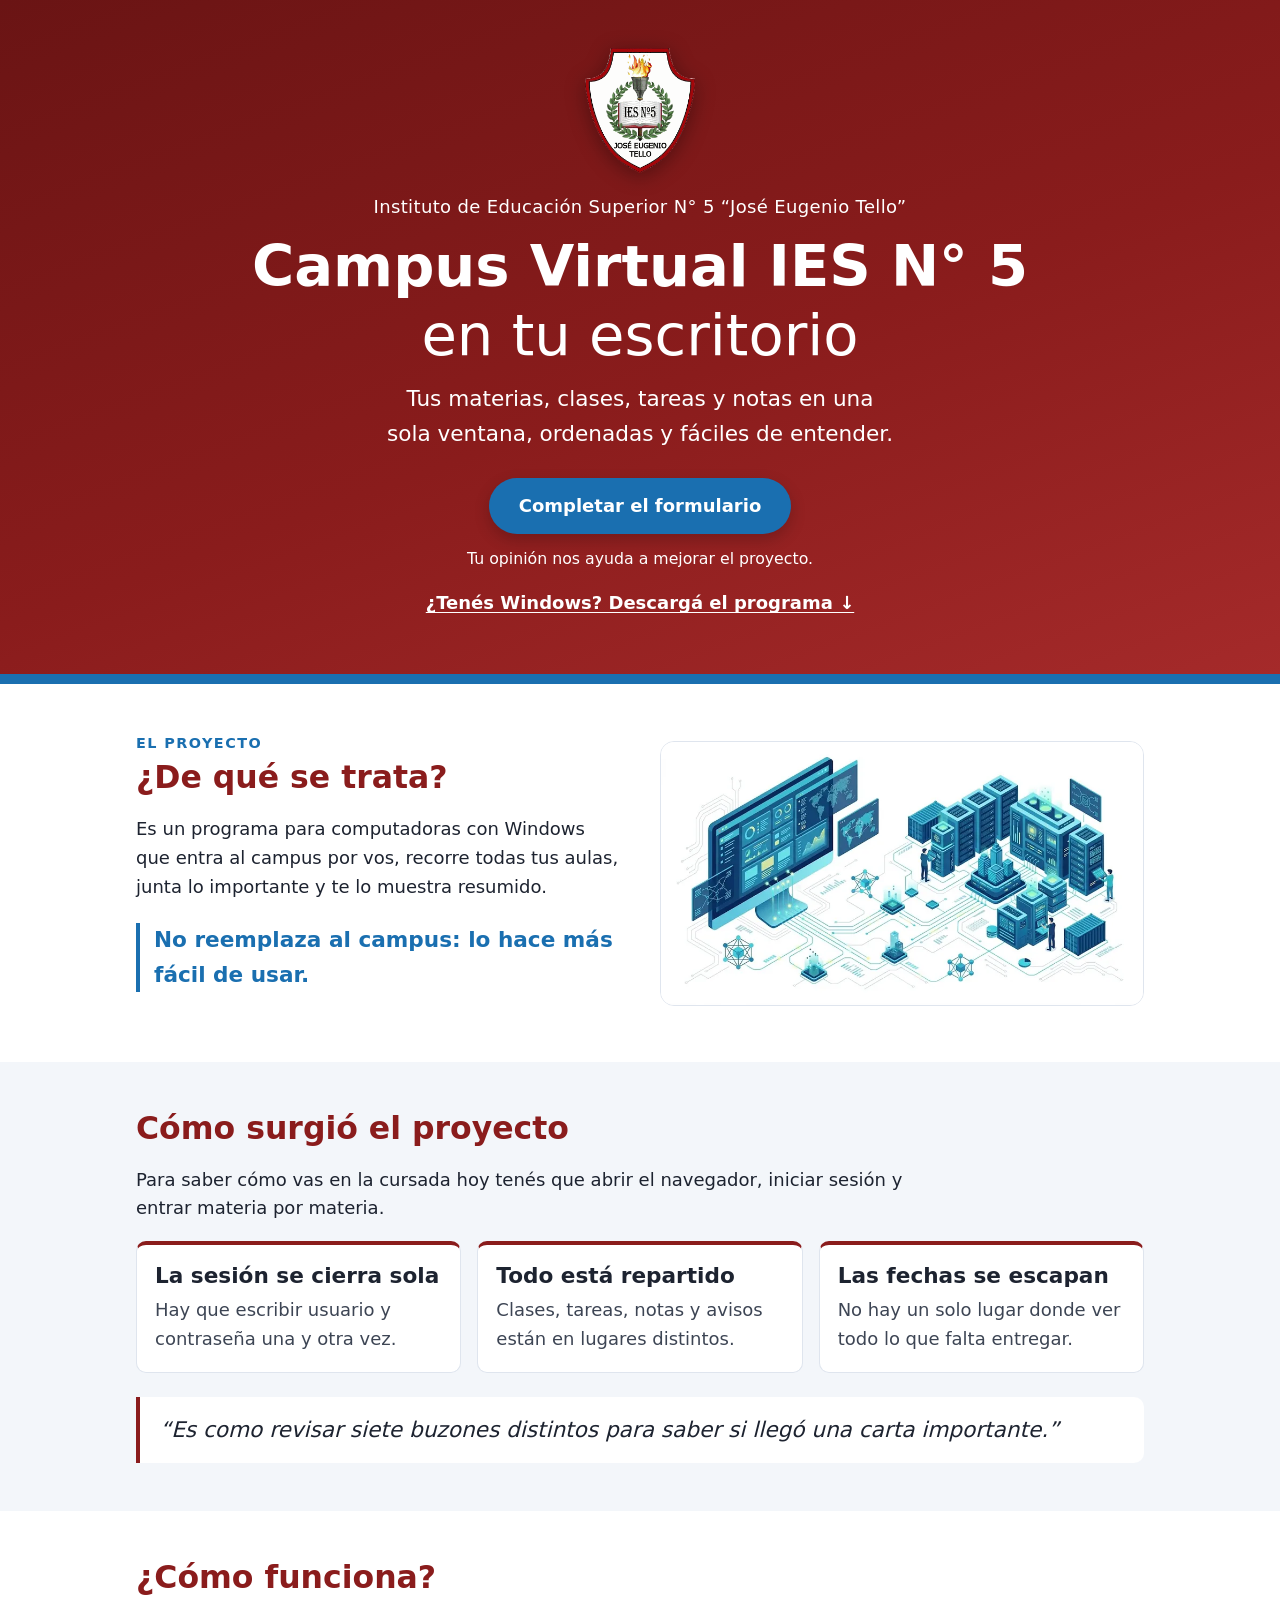
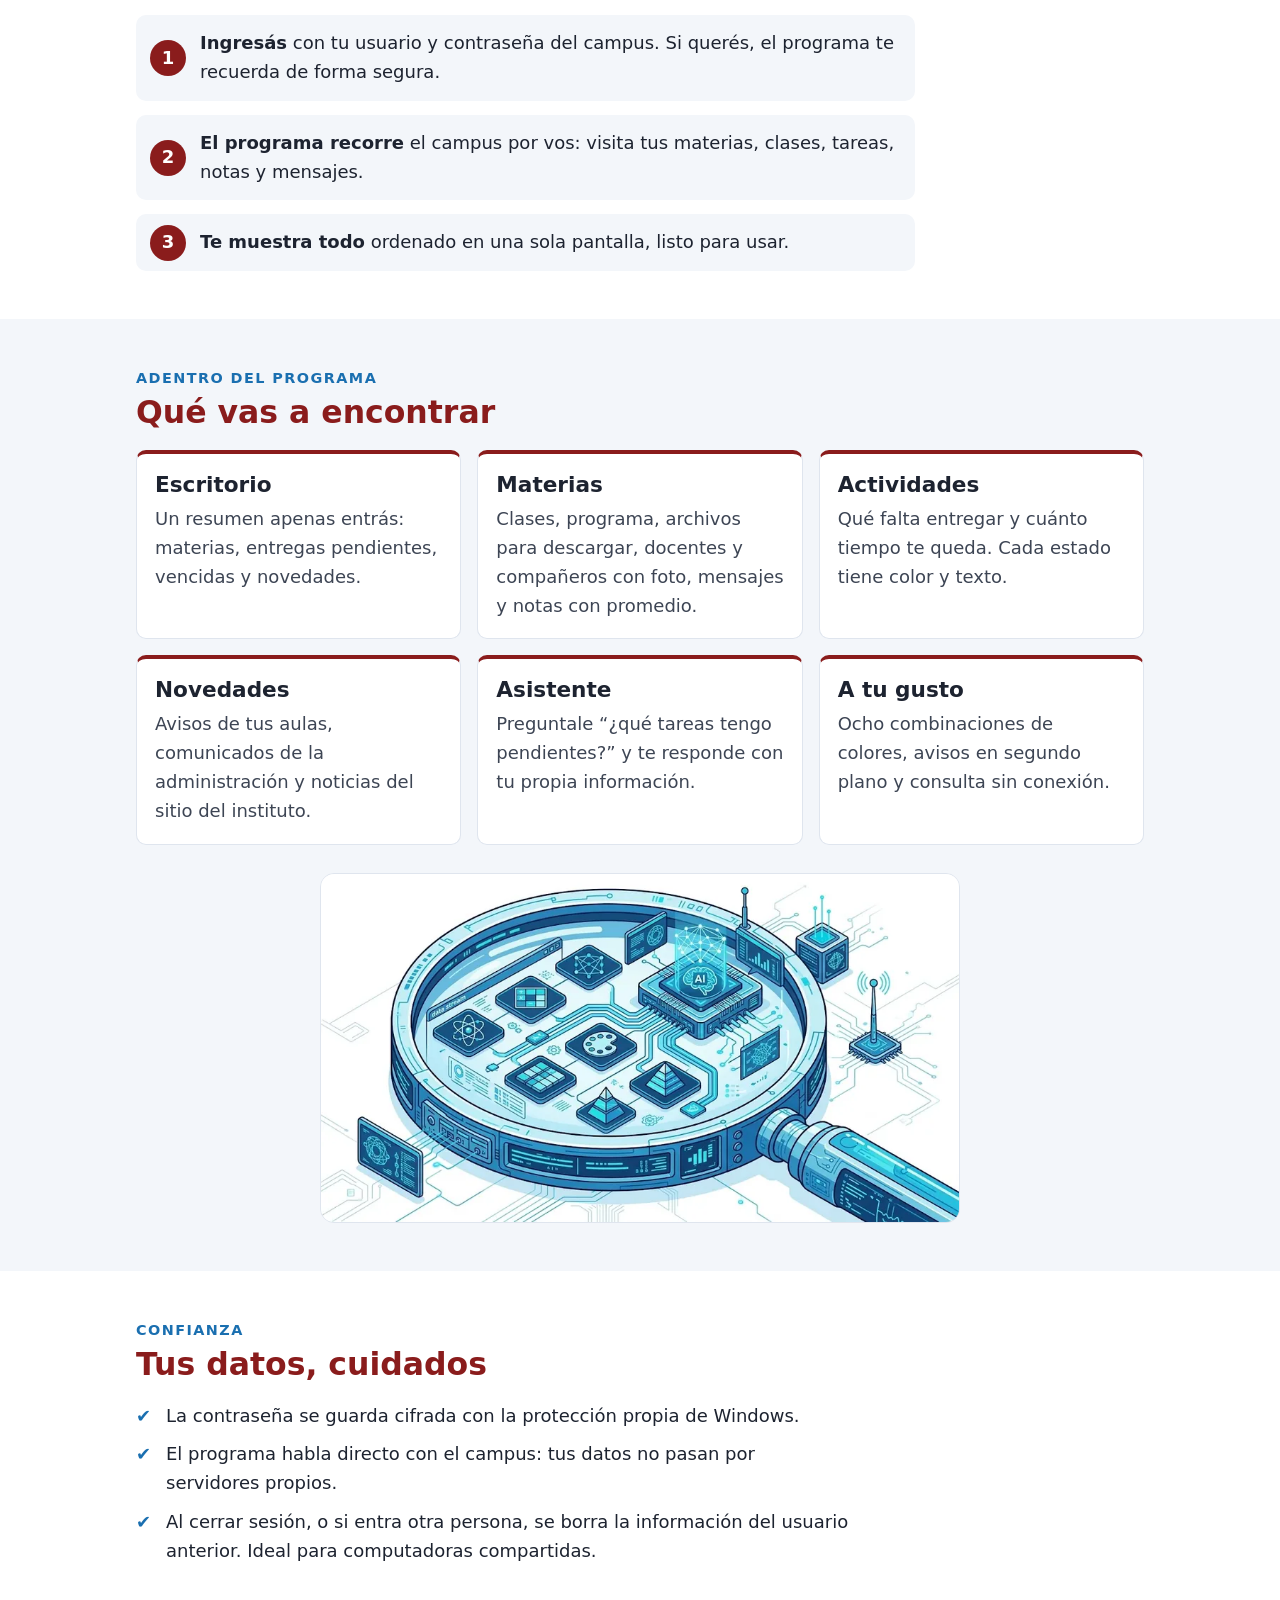
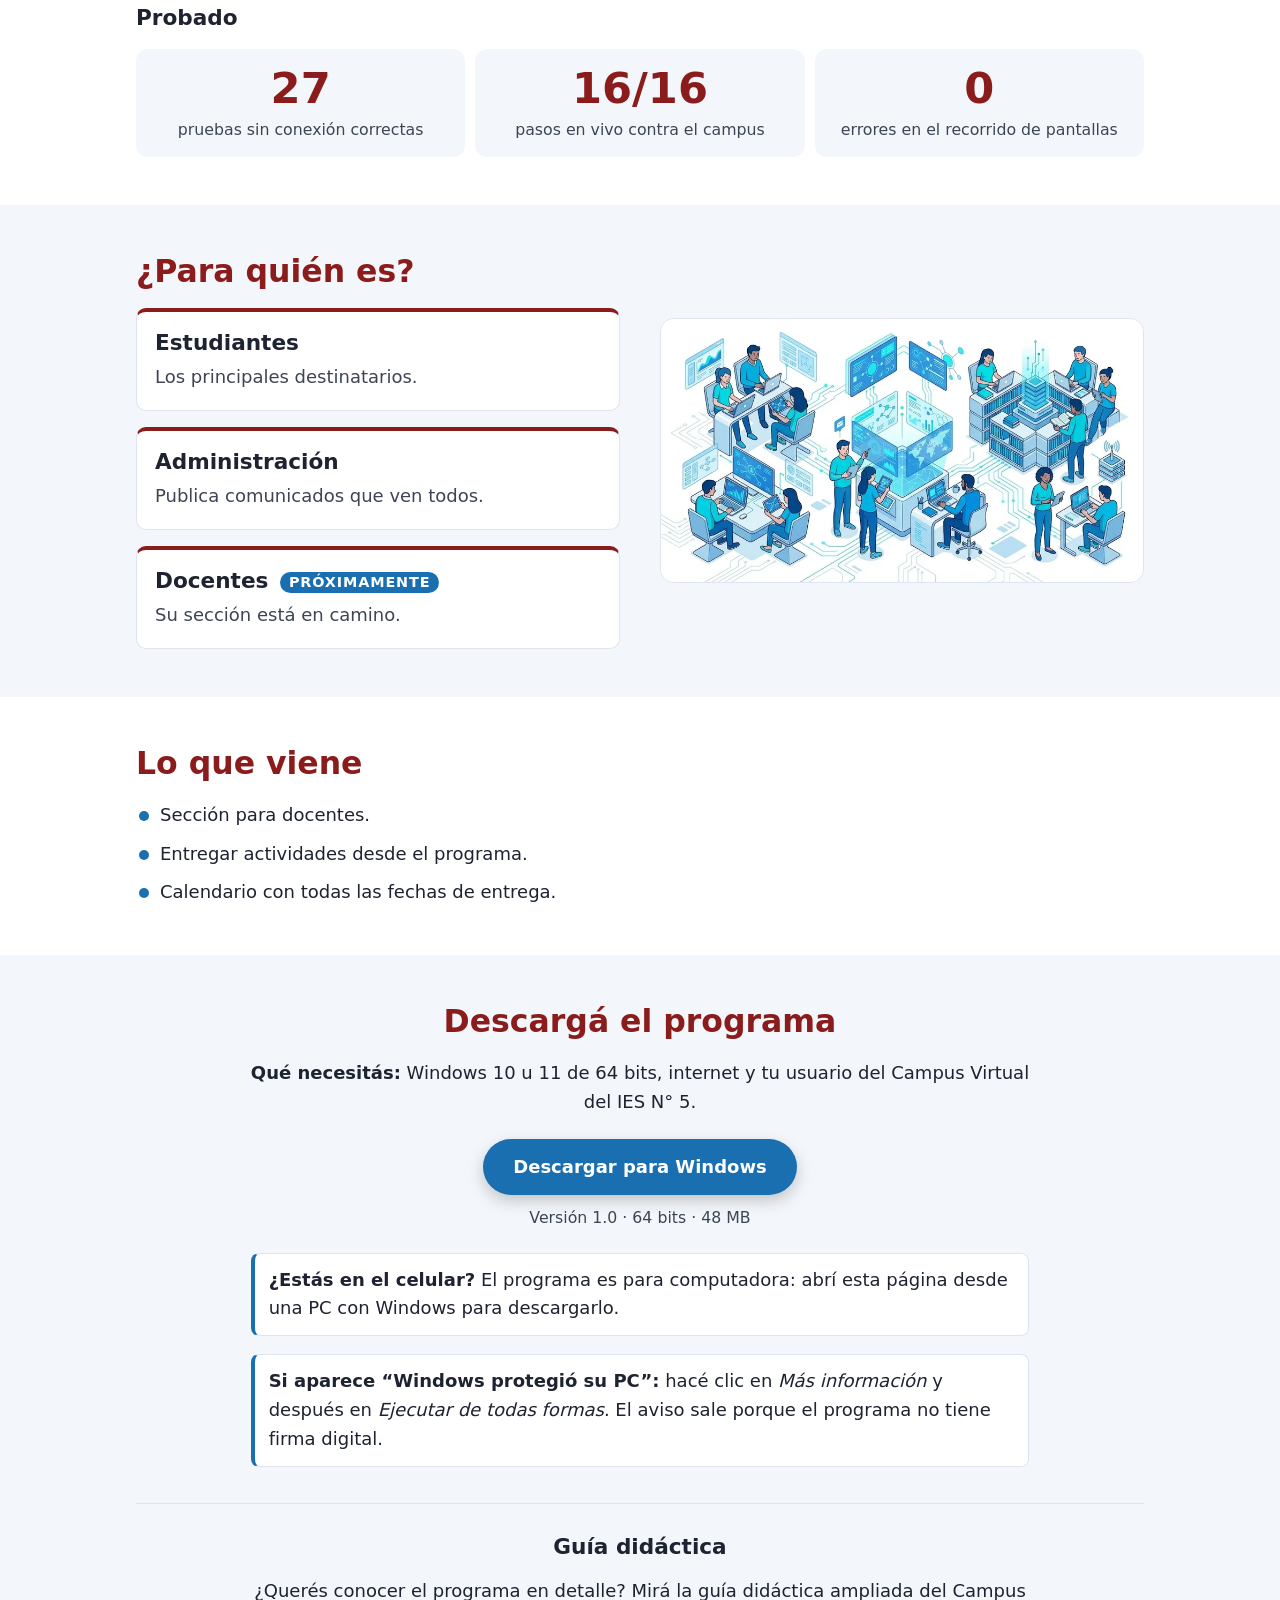
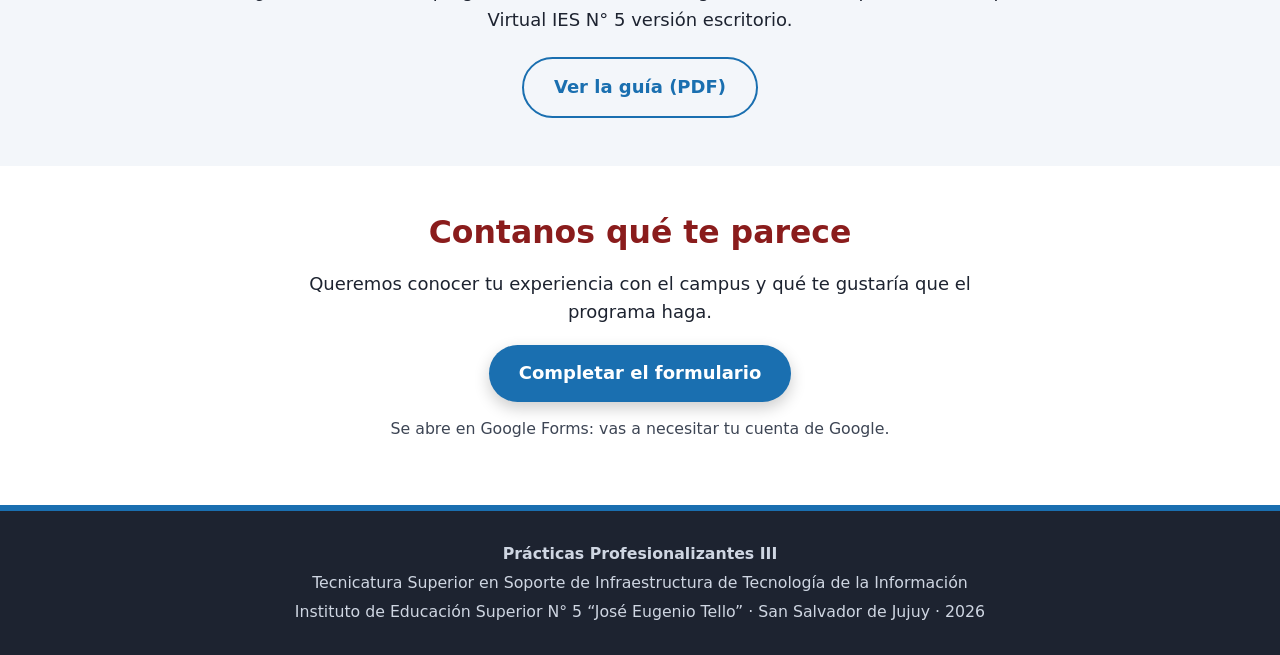
<file: index.html>
<!doctype html>
<html lang="es">
<head>
<meta charset="utf-8">
<meta name="viewport" content="width=device-width, initial-scale=1">
<meta name="color-scheme" content="light dark">
<meta name="theme-color" content="#6a1414">
<title>Campus Virtual IES N°&nbsp;5 — Aplicación de escritorio</title>
<meta name="description" content="Proyecto de Prácticas Profesionalizantes III: una aplicación que reúne en una sola ventana el Campus Virtual del IES N°&nbsp;5 José Eugenio Tello.">
<link rel="icon" href="escudo_ies5.png">
<link rel="stylesheet" href="estilos.css?v=7">
</head>
<body>

<header class="hero">
  <div class="contenedor hero__inner">
    <img class="hero__escudo" src="escudo_ies5.png" width="211" height="239" alt="Escudo del IES N°&nbsp;5 José Eugenio Tello">
    <p class="hero__inst">Instituto de Educación Superior N°&nbsp;5 “José Eugenio Tello”</p>
    <h1>Campus Virtual IES&nbsp;N°&nbsp;5<br><span>en tu escritorio</span></h1>
    <p class="hero__lead">Tus materias, clases, tareas y notas en una sola ventana, ordenadas y fáciles de entender.</p>
    <a class="boton" href="formulario.html">Completar el formulario</a>
    <p class="hero__nota">Tu opinión nos ayuda a mejorar el proyecto.</p>
    <a class="hero__link" href="#descargar">¿Tenés Windows? Descargá el programa ↓</a>
  </div>
</header>

<main>
  <section class="contenedor seccion">
    <div class="dos-col">
      <div>
        <p class="etiqueta">El proyecto</p>
        <h2>¿De qué se trata?</h2>
        <p>Es un programa para computadoras con Windows que entra al campus por vos, recorre todas tus aulas, junta lo importante y te lo muestra resumido.</p>
        <p class="destacado">No reemplaza al campus: lo hace más fácil de usar.</p>
      </div>
      <figure class="ilustracion">
        <img src="ilustracion_proyecto.webp" width="900" height="491" alt="">
      </figure>
    </div>
  </section>

  <section class="franja">
    <div class="contenedor">
      <h2>Cómo surgió el proyecto</h2>
      <p>Para saber cómo vas en la cursada hoy tenés que abrir el navegador, iniciar sesión y entrar materia por materia.</p>
      <div class="grilla grilla--3">
        <article class="tarjeta"><h3>La sesión se cierra sola</h3><p>Hay que escribir usuario y contraseña una y otra vez.</p></article>
        <article class="tarjeta"><h3>Todo está repartido</h3><p>Clases, tareas, notas y avisos están en lugares distintos.</p></article>
        <article class="tarjeta"><h3>Las fechas se escapan</h3><p>No hay un solo lugar donde ver todo lo que falta entregar.</p></article>
      </div>
      <blockquote class="cita"><p>“Es como revisar siete buzones distintos para saber si llegó una carta importante.”</p></blockquote>
    </div>
  </section>

  <section class="contenedor seccion">
    <h2>¿Cómo funciona?</h2>
    <ol class="pasos">
      <li><strong>Ingresás</strong> con tu usuario y contraseña del campus. Si querés, el programa te recuerda de forma segura.</li>
      <li><strong>El programa recorre</strong> el campus por vos: visita tus materias, clases, tareas, notas y mensajes.</li>
      <li><strong>Te muestra todo</strong> ordenado en una sola pantalla, listo para usar.</li>
    </ol>
  </section>

  <section class="franja">
    <div class="contenedor">
      <p class="etiqueta">Adentro del programa</p>
      <h2>Qué vas a encontrar</h2>
      <div class="grilla grilla--3">
        <article class="tarjeta"><h3>Escritorio</h3><p>Un resumen apenas entrás: materias, entregas pendientes, vencidas y novedades.</p></article>
        <article class="tarjeta"><h3>Materias</h3><p>Clases, programa, archivos para descargar, docentes y compañeros con foto, mensajes y notas con promedio.</p></article>
        <article class="tarjeta"><h3>Actividades</h3><p>Qué falta entregar y cuánto tiempo te queda. Cada estado tiene color y texto.</p></article>
        <article class="tarjeta"><h3>Novedades</h3><p>Avisos de tus aulas, comunicados de la administración y noticias del sitio del instituto.</p></article>
        <article class="tarjeta"><h3>Asistente</h3><p>Preguntale “¿qué tareas tengo pendientes?” y te responde con tu propia información.</p></article>
        <article class="tarjeta"><h3>A tu gusto</h3><p>Ocho combinaciones de colores, avisos en segundo plano y consulta sin conexión.</p></article>
      </div>
      <figure class="ilustracion ilustracion--ancha">
        <img src="ilustracion_programa.webp" width="900" height="491" alt="" loading="lazy">
      </figure>
    </div>
  </section>

  <section class="contenedor seccion">
    <p class="etiqueta">Confianza</p>
    <h2>Tus datos, cuidados</h2>
    <ul class="lista-check">
      <li>La contraseña se guarda cifrada con la protección propia de Windows.</li>
      <li>El programa habla directo con el campus: tus datos no pasan por servidores propios.</li>
      <li>Al cerrar sesión, o si entra otra persona, se borra la información del usuario anterior. Ideal para computadoras compartidas.</li>
    </ul>

    <h3 class="subtitulo">Probado</h3>
    <div class="cifras">
      <div class="cifra"><strong>27</strong><span>pruebas sin conexión correctas</span></div>
      <div class="cifra"><strong>16/16</strong><span>pasos en vivo contra el campus</span></div>
      <div class="cifra"><strong>0</strong><span>errores en el recorrido de pantallas</span></div>
    </div>
  </section>

  <section class="franja">
    <div class="contenedor dos-col">
      <div>
        <h2>¿Para quién es?</h2>
        <div class="grilla">
          <article class="tarjeta"><h3>Estudiantes</h3><p>Los principales destinatarios.</p></article>
          <article class="tarjeta"><h3>Administración</h3><p>Publica comunicados que ven todos.</p></article>
          <article class="tarjeta"><h3>Docentes <span class="insignia">Próximamente</span></h3><p>Su sección está en camino.</p></article>
        </div>
      </div>
      <figure class="ilustracion">
        <img src="ilustracion_personas.webp" width="900" height="491" alt="" loading="lazy">
      </figure>
    </div>
  </section>

  <section class="contenedor seccion">
    <h2>Lo que viene</h2>
    <ul class="lista-punto">
      <li>Sección para docentes.</li>
      <li>Entregar actividades desde el programa.</li>
      <li>Calendario con todas las fechas de entrega.</li>
    </ul>
  </section>

  <section class="franja" id="descargar">
    <div class="contenedor descarga">
      <h2>Descargá el programa</h2>
      <p class="descarga__req"><strong>Qué necesitás:</strong> Windows 10 u 11 de 64&nbsp;bits, internet y tu usuario del Campus Virtual del IES N°&nbsp;5.</p>
      <a class="boton" href="https://github.com/ulises47123/campus-ies5-presentacion/releases/latest/download/CampusVirtualIES5-64bit.exe">Descargar para Windows</a>
      <p class="descarga__dato">Versión 1.0 · 64&nbsp;bits · 48&nbsp;MB</p>
      <p class="descarga__nota"><strong>¿Estás en el celular?</strong> El programa es para computadora: abrí esta página desde una PC con Windows para descargarlo.</p>
      <p class="descarga__nota"><strong>Si aparece “Windows protegió su PC”:</strong> hacé clic en <em>Más información</em> y después en <em>Ejecutar de todas formas</em>. El aviso sale porque el programa no tiene firma digital.</p>

      <div class="guia">
        <h3>Guía didáctica</h3>
        <p>¿Querés conocer el programa en detalle? Mirá la guía didáctica ampliada del Campus Virtual IES N°&nbsp;5 versión escritorio.</p>
        <a class="boton boton--sec" href="https://drive.google.com/file/d/1tXfdkvWRsdrG9CjEgsw6yrr7zQtZnxk8/view?usp=sharing" target="_blank" rel="noopener">Ver la guía (PDF)</a>
      </div>
    </div>
  </section>

  <section class="contenedor seccion cierre">
    <h2>Contanos qué te parece</h2>
    <p>Queremos conocer tu experiencia con el campus y qué te gustaría que el programa haga.</p>
    <a class="boton" href="formulario.html">Completar el formulario</a>
    <p class="cierre__nota">Se abre en Google Forms: vas a necesitar tu cuenta de Google.</p>
  </section>
</main>

<footer class="pie">
  <div class="contenedor">
    <p><strong>Prácticas Profesionalizantes III</strong></p>
    <p>Tecnicatura Superior en Soporte de Infraestructura de Tecnología de la Información</p>
    <p>Instituto de Educación Superior N°&nbsp;5 “José Eugenio Tello” · San Salvador de Jujuy · 2026</p>
  </div>
</footer>

</body>
</html>
</file>
<file: estilos.css>
:root {
  --bordo: #8a1c1c;
  --bordo-osc: #6a1414;
  --acento: #1a6fb0;          /* relleno de botones y etiquetas, con texto blanco encima */
  --acento-hover: #155f95;
  --azul: #1a6fb0;            /* texto, links e íconos azules */
  --titulo: #8a1c1c;
  --texto: #1d2330;
  --suave: #3d4554;           /* texto secundario: APCA Lc 92 sobre blanco y 87 sobre la franja */
  --fondo: #ffffff;
  --franja: #f3f6fa;
  --tarjeta: #ffffff;
  --borde: #dfe5ee;

  /* Escala de tamaños de letra: todos en rem, así crecen junto con el tamaño base */
  --t-mini: .8rem;            /* etiquetas en mayúsculas */
  --t-chico: .875rem;         /* notas y aclaraciones */
  --t-cuerpo: 1rem;
  --t-grande: 1.2rem;         /* bajada de la portada, destacados y subtítulos */
  --t-h2: 1.75rem;

  color-scheme: light dark;   /* barras y controles del navegador en el mismo modo que la página */
}
@media (prefers-color-scheme: dark) {
  :root {
    --texto: #e9edf3;
    --suave: #d5dbe4;         /* APCA Lc 81 o más sobre fondo, franja y tarjetas */
    --fondo: #12161d;
    --franja: #1a2029;
    --tarjeta: #212835;
    --borde: #2f3846;
    --azul: #8ec9f2;
    --titulo: #f4aaaa;
  }
}

* { box-sizing: border-box; }
/* Tamaño base: 18px en computadora, 22px en celulares (37.5em = 600px) y 20px en celulares
   muy angostos (21.25em = 340px) o con el teléfono acostado (pantalla táctil de poca altura) */
html { font-size: 112.5%; -webkit-text-size-adjust: 100%; text-size-adjust: 100%; }
@media (max-width: 37.5em) { html { font-size: 137.5%; } }
@media (max-width: 21.25em), (pointer: coarse) and (orientation: landscape) and (max-height: 32em) {
  html { font-size: 125%; }
}
@media (prefers-reduced-motion: no-preference) { html { scroll-behavior: smooth; } }
body {
  margin: 0;
  font-family: "Segoe UI", system-ui, -apple-system, Roboto, Arial, sans-serif;
  font-size: var(--t-cuerpo);
  color: var(--texto);
  background: var(--fondo);
  line-height: 1.6;
}
.contenedor { max-width: 1040px; margin: 0 auto; padding: 0 16px; }
h1, h2, h3 { line-height: 1.2; text-wrap: balance; }
p, li { text-wrap: pretty; }
/* Renglones de 60–75 caracteres como máximo, para que se lean cómodos en pantallas anchas */
main p, main li { max-width: 68ch; }
h2 { font-size: var(--t-h2); margin: 0 0 1rem; color: var(--titulo); }
h3 { margin: 0 0 .4rem; font-size: var(--t-grande); }
img { max-width: 100%; height: auto; }

/* Portada */
.hero {
  background: linear-gradient(160deg, var(--bordo-osc), var(--bordo) 55%, #a52a2a);
  color: #fff;
  text-align: center;
  padding: 48px 0 56px;
  border-bottom: 10px solid var(--acento);
}
.hero__escudo { width: 110px; height: auto; filter: drop-shadow(0 4px 10px rgba(0,0,0,.35)); }
.hero__inst { margin: 12px 0 0; letter-spacing: .02em; }
.hero h1 { font-size: clamp(1.8rem, 6vw, 3.2rem); margin: 10px 0 12px; }
.hero h1 span { font-weight: 400; }
.hero__lead { max-width: 640px; margin: 0 auto 26px; font-size: var(--t-grande); }
.hero__nota { margin: 12px auto 0; font-size: var(--t-chico); }
.hero__lead, .hero__nota { text-wrap: balance; }   /* texto centrado: renglones parejos */
.hero__link { display: inline-block; margin-top: 18px; color: #fff; font-weight: 600; text-underline-offset: 3px; }

.boton {
  display: inline-block;
  background: var(--acento);
  color: #fff;
  font-weight: 700;
  font-size: var(--t-cuerpo);
  padding: 14px 30px;
  border-radius: 999px;
  border: 0;
  text-decoration: none;
  cursor: pointer;
  box-shadow: 0 6px 16px rgba(0,0,0,.2);
  transition: background .15s;
}
.boton--sec { background: transparent; color: var(--azul); border: 2px solid var(--azul); box-shadow: none; }
/* Al tocar (celular) o hacer clic el botón cambia de color mientras se mantiene apretado */
.boton:active { background: var(--acento-hover); }
.boton--sec:active { background: var(--azul); color: var(--fondo); }
/* Efectos al pasar el mouse solo donde hay mouse: en el celular quedarían "pegados" después de tocar */
@media (hover: hover) {
  .boton:hover { background: var(--acento-hover); }
  .boton--sec:hover { background: var(--azul); color: var(--fondo); }
}
@media (hover: hover) and (prefers-reduced-motion: no-preference) {
  .boton { transition: transform .15s, background .15s; }
  .boton:hover { transform: translateY(-2px); }
}

.seccion { padding: 48px 16px; }
.franja { background: var(--franja); padding: 48px 0; }
.destacado {
  font-weight: 700; font-size: var(--t-grande); color: var(--azul);
  border-left: 4px solid var(--azul); padding-left: 14px;
}
.etiqueta {
  margin: 0 0 4px; font-size: var(--t-mini); font-weight: 700;
  letter-spacing: .1em; text-transform: uppercase; color: var(--azul);
}
.subtitulo { margin: 2.2rem 0 1rem; }

.dos-col { display: grid; gap: 28px; align-items: center; }
@media (min-width: 47.5em) { .dos-col { grid-template-columns: 1fr 1fr; gap: 40px; } }

.grilla { display: grid; gap: 16px; }
.grilla--3 { grid-template-columns: repeat(auto-fit, minmax(max(220px, calc((100% - 32px) / 3)), 1fr)); }
.tarjeta {
  background: var(--tarjeta);
  border: 1px solid var(--borde);
  border-top: 4px solid var(--bordo);
  border-radius: 10px;
  padding: 18px;
}
.tarjeta p { margin: 0; color: var(--suave); }
.insignia {
  display: inline-block; vertical-align: middle; margin-left: 4px; padding: 2px 9px;
  background: var(--acento); color: #fff; border-radius: 999px;
  font-size: var(--t-mini); font-weight: 700; letter-spacing: .06em; text-transform: uppercase;
  white-space: nowrap;
}

.ilustracion { margin: 0; background: #fff; border: 1px solid var(--borde); border-radius: 14px; overflow: hidden; }
.ilustracion img { display: block; width: 100%; }
.ilustracion--ancha { max-width: 640px; margin: 28px auto 0; }
/* En modo oscuro las ilustraciones (fondo blanco) se atenúan un poco para que no encandilen */
@media (prefers-color-scheme: dark) { .ilustracion img { filter: brightness(.88); } }

.cita {
  margin: 24px 0 0; padding: 16px 20px;
  background: var(--tarjeta); border-left: 4px solid var(--bordo); border-radius: 0 10px 10px 0;
  font-size: var(--t-grande); font-style: italic;
}
.cita p { margin: 0; }

.pasos { counter-reset: paso; list-style: none; padding: 0; margin: 0; display: grid; gap: 14px; }
.pasos li { counter-increment: paso; position: relative; padding: 14px 16px 14px 64px; background: var(--franja); border-radius: 10px; }
.pasos li::before {
  content: counter(paso);
  position: absolute; left: 14px; top: 50%; transform: translateY(-50%);
  width: 36px; height: 36px; border-radius: 50%;
  background: var(--bordo); color: #fff; font-weight: 700;
  display: grid; place-items: center;
}

.lista-check { list-style: none; padding: 0; margin: 0; display: grid; gap: 10px; }
.lista-check li { padding-left: 30px; position: relative; }
/* \FE0E pide el tilde como texto: sin eso, algunos celulares lo dibujan como emoji y no toma el color */
.lista-check li::before { content: "\2714\FE0E"; position: absolute; left: 0; color: var(--azul); font-weight: 700; }

.lista-punto { list-style: none; padding: 0; margin: 0; display: grid; gap: 10px; }
.lista-punto li { padding-left: 24px; position: relative; }
.lista-punto li::before {
  content: ""; position: absolute; left: 3px; top: .55em;
  width: 10px; height: 10px; border-radius: 50%; background: var(--azul);
}

.cifras { display: grid; grid-template-columns: repeat(3, 1fr); gap: 10px; }
.cifra { background: var(--franja); border-radius: 12px; padding: 16px 8px; text-align: center; }
.cifra strong { display: block; font-size: clamp(1.6rem, 7vw, 2.4rem); line-height: 1.1; color: var(--titulo); }
.cifra span { display: block; margin-top: 6px; font-size: var(--t-chico); line-height: 1.4; color: var(--suave); }

.descarga, .cierre { text-align: center; }
.descarga p, .cierre p { margin-left: auto; margin-right: auto; }
.descarga__req { margin-bottom: 22px; }
.descarga__dato { margin-top: 10px; margin-bottom: 22px; font-size: var(--t-chico); color: var(--suave); }
.descarga__nota {
  text-align: left; background: var(--tarjeta);
  border: 1px solid var(--borde); border-left: 4px solid var(--azul); border-radius: 8px; padding: 12px 14px;
}
.guia { margin-top: 36px; padding-top: 30px; border-top: 1px solid var(--borde); }
.guia p { margin-bottom: 22px; }
.cierre__nota { margin-top: 14px; font-size: var(--t-chico); color: var(--suave); }

.pie { background: #1d2330; color: #cfd6e2; text-align: center; padding: 26px 0; font-size: var(--t-chico); border-top: 6px solid var(--acento); }
.pie p { margin: 4px 0; }

/* ===== Celulares (hasta 600px) =====
   Para leer con el teléfono en la mano o un poco más lejos: letra base de 22px (ver html, arriba),
   el texto que hay que leer en el color principal, botones grandes a todo el ancho y
   párrafos alineados a la izquierda, que se siguen mejor que los centrados. */
@media (max-width: 37.5em) {
  :root {
    --t-chico: .9rem;           /* notas: casi del tamaño del cuerpo */
    --t-grande: 1.15rem;
    --t-h2: 1.6rem;             /* con la letra base más grande, los títulos crecen menos */
  }
  /* Renglones cortos: con un poco menos de interlineado cada párrafo se lee como un bloque */
  body { line-height: 1.5; }

  .hero { padding: 32px 0 44px; }
  .hero__escudo { width: 88px; }
  .hero__lead { line-height: 1.4; }

  .boton {
    display: block; width: 100%; max-width: 24rem; margin-left: auto; margin-right: auto;
    padding: 16px 20px; line-height: 1.25; text-align: center; text-wrap: balance;
  }

  .seccion, .franja { padding-top: 40px; padding-bottom: 40px; }

  /* Las descripciones son contenido, no notas: mismo color que el resto del texto */
  .tarjeta p { color: var(--texto); }

  /* Número alineado con el primer renglón y menos sangría, para que el texto tenga más ancho */
  .pasos li { padding: 16px 16px 16px calc(1.5rem + 26px); }
  .pasos li::before { left: 12px; top: 16px; transform: none; width: 1.5rem; height: 1.5rem; }

  /* Cada cifra en su propia fila (número a la izquierda) para que el texto entre */
  .cifras { grid-template-columns: 1fr; }
  .cifra { display: flex; flex-wrap: wrap; align-items: center; gap: 4px 14px; padding: 12px 16px; text-align: left; }
  .cifra strong { flex: 0 0 5rem; text-align: center; }
  .cifra span { flex: 1 1 6em; margin: 0; font-size: var(--t-cuerpo); color: var(--texto); }

  .descarga, .cierre { text-align: left; }
}
/* Teléfono acostado: portada más baja para que el botón principal aparezca antes */
@media (pointer: coarse) and (orientation: landscape) and (max-height: 32em) {
  .hero { padding: 24px 0 32px; }
  .hero__escudo { width: 64px; }
}

/* Formulario */
.barra { background: var(--bordo); color: #fff; }
.barra__inner { display: flex; align-items: center; gap: 12px; padding: 10px 16px; }
.barra__escudo { width: 34px; height: auto; }
.barra__titulo { font-weight: 700; }
.barra__volver { color: #fff; text-decoration: none; margin-right: auto; font-weight: 600; white-space: nowrap; }
.form-titulo { color: var(--titulo); margin-top: 0; }
.seccion a:not(.boton) { color: var(--azul); font-weight: 600; }
</file>
